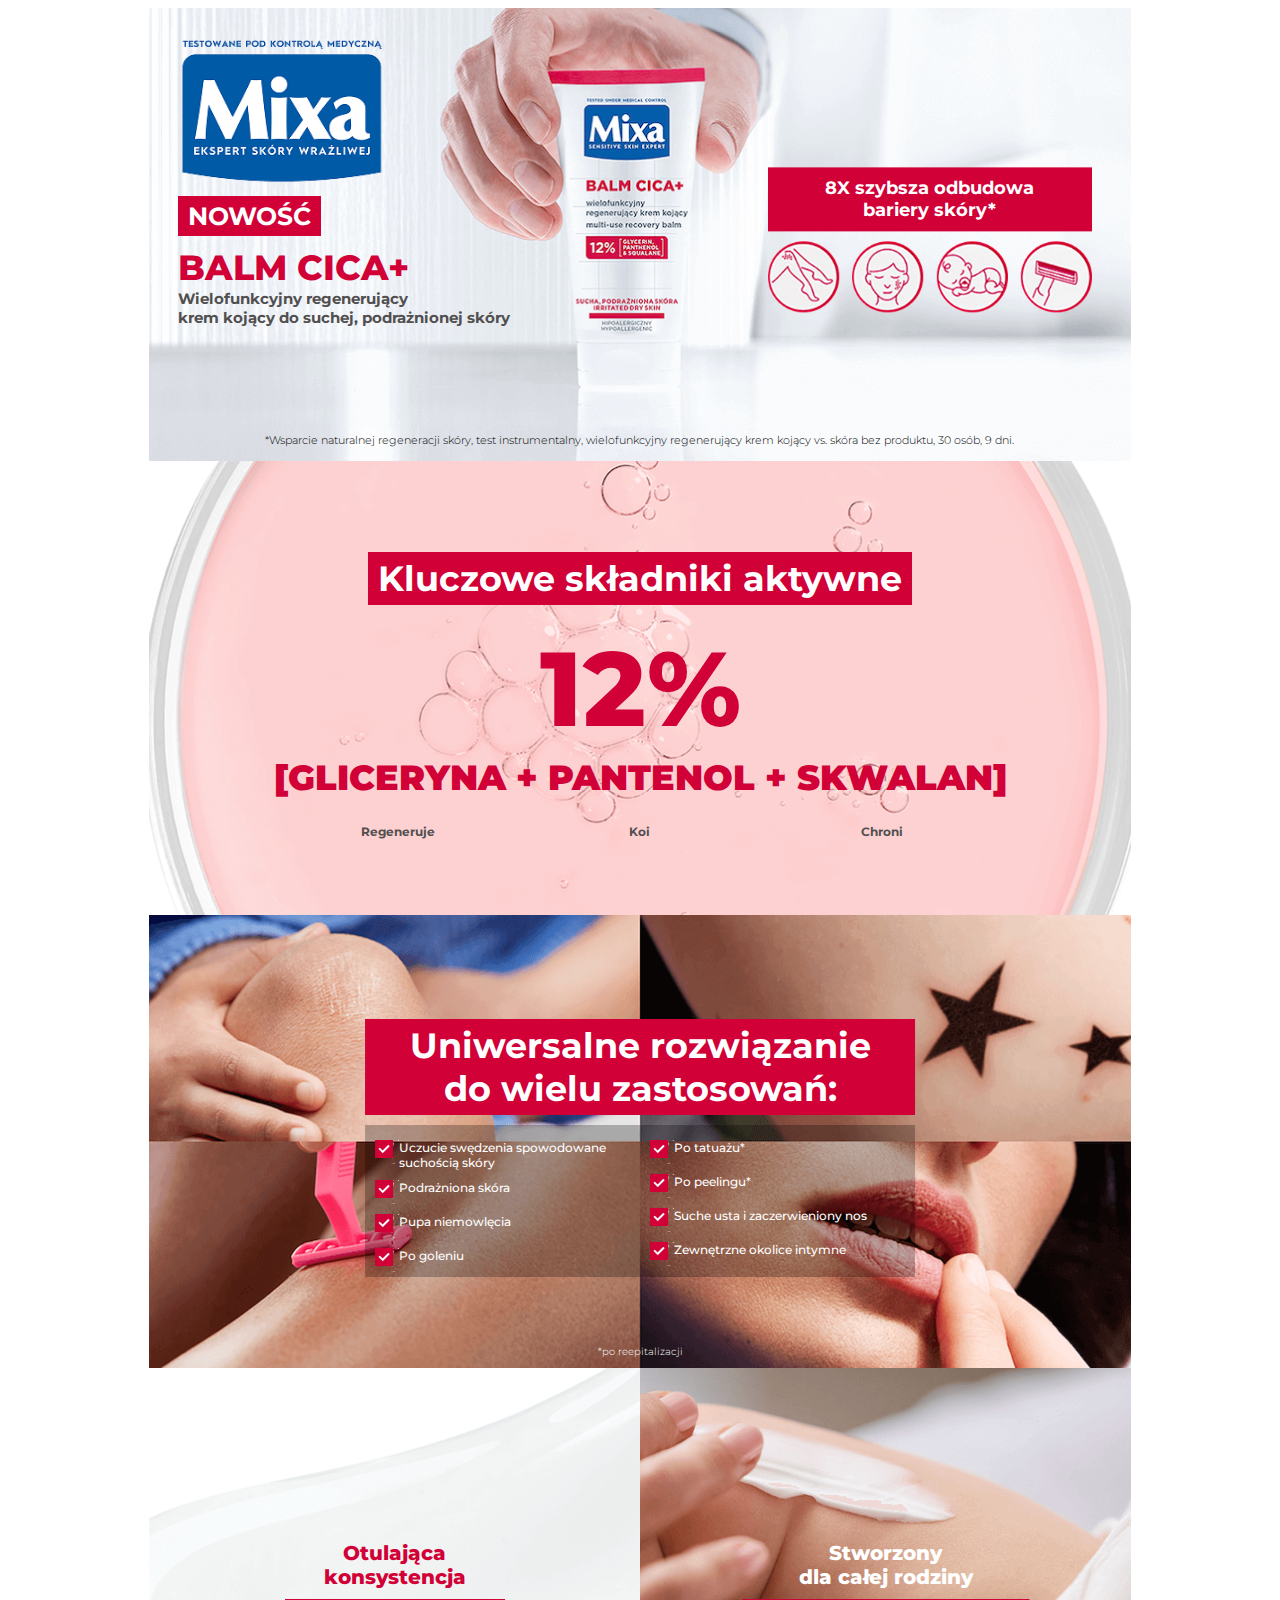
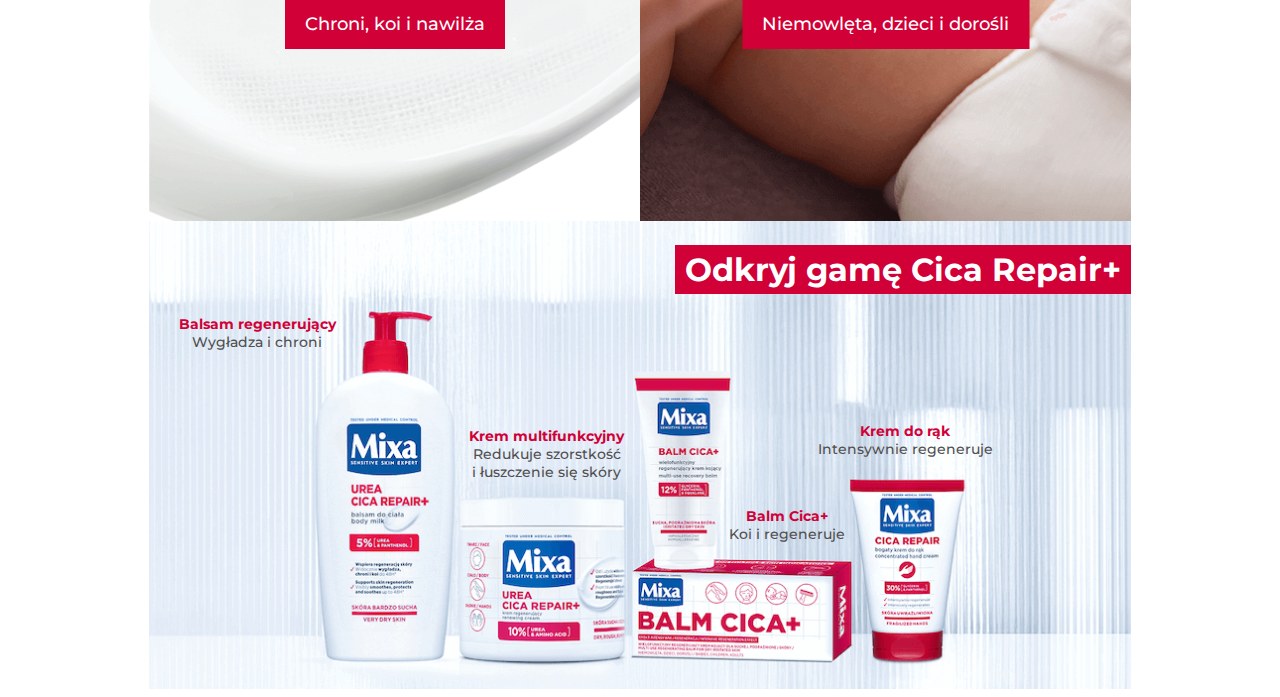
<file: Portals/0/rich-content/mixa/index.html>
<!DOCTYPE html>
<html lang="pl">

  <head>
    <meta charset="UTF-8">
    <meta name="viewport" content="width=device-width, initial-scale=1.0">
    <title>Mixa Balm Cica+</title>
    <link rel="preconnect" href="https://fonts.googleapis.com">
    <link rel="preconnect" href="https://fonts.gstatic.com" crossorigin>
    <link href="https://fonts.googleapis.com/css2?family=Montserrat:ital,wght@0,100..900;1,100..900&display=swap"
        rel="stylesheet">
    <link rel="stylesheet" href="./cica-balm/css/style.css">
</head>

  <body>
    <div id="es-rc">
      <div id="es-mixa"
           class="es-mixa">
        <div class="es-kv">
          <img src="./cica-balm/img/kv-bg-mobile.png"
               alt="Opakowanie Balm Cica+"
               class="es-kv__img es-kv__mobile">

          <div class="es-kv__wrapper">
            <img src="./cica-balm/img/kv-bg-desktop.png"
                 alt="Opakowanie Balm Cica+"
                 class="es-kv__img es-kv__desktop">
            <div class="es-kv__left">
              <img src="./cica-balm/img/kv-logo-mixa.png"
                   alt="Mixa Logotyp"
                   class="es-kv__logo">
              <p class="es-kv__new">nowość</p>
              <p class="es-kv__title">balm cica+</p>
              <p class="es-kv__text">Wielofunkcyjny regenerujący<br>krem kojący do suchej, podrażnionej skóry</p>
            </div>
            <div class="es-kv__right">
              <p class="es-kv__feature">8X szybsza odbudowa<br>bariery skóry*</p>
              <img src="./cica-balm/img/kv-icons.png"
                   alt="8X szybsza odbudowa barier skory"
                   class="es-kv__img es-kv__icons">
            </div>
            <p class="es-kv__disc">*Wsparcie naturalnej regeneracji skóry, test instrumentalny, wielofunkcyjny
              regenerujący krem kojący vs. skóra bez produktu, 30 osób, 9 dni.</p>
          </div>
        </div>

        <div class="es-ingr">
          <div class="es-ingr__wrapper">
            <img src="./cica-balm/img/ingr-bg.png"
                 alt="Kluczowe składniki aktywne"
                 class="es-ingr__img">
            <p class="es-ingr__title">Kluczowe&nbsp;składniki&nbsp;aktywne</p>
            <p class="es-ingr__percent">12%</p>
            <p class="es-ingr__names">[gliceryna&nbsp;+&nbsp;pantenol&nbsp;+&nbsp;skwalan]</p>
            <div class="es-ingr__functions">
              <p class="es-ingr__function">Regeneruje</p>
              <p class="es-ingr__function">Koi</p>
              <p class="es-ingr__function">Chroni</p>
            </div>
          </div>

        </div>

        <div class="es-use">
          <div class="es-use__wrapper">
            <img src="./cica-balm/img/use-bg.png"
                 alt="Uniwersalne rozwiązanie
"
                 class="es-use__img">
            <p class="es-use__title">Uniwersalne&nbsp;rozwiązanie<br>do&nbsp;wielu&nbsp;zastosowań:</p>
            <div class="es-use__table">
              <div class="es-use__td">
                <div class="es-use__item">
                  <img src="./cica-balm/img/use-tick.png"
                       alt=""
                       class="es-use__tick">
                  <p class="es-use__text">Uczucie swędzenia spowodowane suchością skóry</p>
                </div>
                <div class="es-use__item">
                  <img src="./cica-balm/img/use-tick.png"
                       alt=""
                       class="es-use__tick">
                  <p class="es-use__text">Podrażniona skóra</p>
                </div>
                <div class="es-use__item">
                  <img src="./cica-balm/img/use-tick.png"
                       alt=""
                       class="es-use__tick">
                  <p class="es-use__text">Pupa niemowlęcia</p>
                </div>
                <div class="es-use__item">
                  <img src="./cica-balm/img/use-tick.png"
                       alt=""
                       class="es-use__tick">
                  <p class="es-use__text">Po goleniu</p>
                </div>
              </div>
              <div class="es-use__td">
                <div class="es-use__item">
                  <img src="./cica-balm/img/use-tick.png"
                       alt=""
                       class="es-use__tick">
                  <p class="es-use__text">Po tatuażu*</p>
                </div>
                <div class="es-use__item">
                  <img src="./cica-balm/img/use-tick.png"
                       alt=""
                       class="es-use__tick">
                  <p class="es-use__text">Po peelingu*</p>
                </div>
                <div class="es-use__item">
                  <img src="./cica-balm/img/use-tick.png"
                       alt=""
                       class="es-use__tick">
                  <p class="es-use__text">Suche usta i&nbsp;zaczerwieniony nos</p>
                </div>
                <div class="es-use__item">
                  <img src="./cica-balm/img/use-tick.png"
                       alt=""
                       class="es-use__tick">
                  <p class="es-use__text">Zewnętrzne okolice intymne</p>
                </div>
              </div>
            </div>
            <p class="es-use__disc">*po reepitalizacji</p>
          </div>
        </div>

        <div class="es-boxes">
          <div class="es-boxes__wrapper">
            <div class="es-boxes__box">
              <img src="./cica-balm/img/boxes-1.png"
                   alt="Otulająca konsystencja"
                   class="es-boxes__img">
              <div class="es-boxes__texts">
                <p class="es-boxes__title es-boxes__title--red">Otulająca<br>konsystencja</p>
                <p class="es-boxes__button">Chroni,&nbsp;koi&nbsp;i&nbsp;nawilża</p>
              </div>
            </div>
            <div class="es-boxes__box">
              <img src="./cica-balm/img/boxes-2.png"
                   alt="Stworzony dla całej rodziny"
                   class="es-boxes__img">
              <div class="es-boxes__texts">
                <p class="es-boxes__title es-boxes__title--white">Stworzony<br>dla&nbsp;całej&nbsp;rodziny</p>
                <p class="es-boxes__button">Niemowlęta,&nbsp;dzieci&nbsp;i&nbsp;dorośli</p>
              </div>
            </div>
          </div>
        </div>

        <div class="es-cross">
          <div class="es-cross__wrapper">
            <img src="./cica-balm/img/cross-bg-mobile.png"
                 alt="Balsam regenerujący, Krem multifunkcyjny, Balm Cica+, Krem do rąk"
                 class="es-cross__img es-cross__mobile">
            <img src="./cica-balm/img/cross-bg-desktop.png"
                 alt="Balsam regenerujący, Krem multifunkcyjny, Balm Cica+, Krem do rąk"
                 class="es-cross__img es-cross__desktop">
            <p class="es-cross__title">Odkryj&nbsp;gamę&nbsp;Cica&nbsp;Repair+</p>
            <div class="es-cross__product es-cross__product--1">
              <p class="es-cross__name">Balsam&nbsp;regenerujący</p>
              <p class="es-cross__desc">Wygładza&nbsp;i&nbsp;chroni</p>
            </div>
            <div class="es-cross__product es-cross__product--2">
              <p class="es-cross__name">Krem&nbsp;multifunkcyjny</p>
              <p class="es-cross__desc">Redukuje&nbsp;szorstkość<br>i&nbsp;łuszczenie&nbsp;się&nbsp;skóry</p>
            </div>
            <div class="es-cross__product es-cross__product--3">
              <p class="es-cross__name">Balm&nbsp;Cica+</p>
              <p class="es-cross__desc">Koi&nbsp;i&nbsp;regeneruje</p>
            </div>
            <div class="es-cross__product es-cross__product--4">
              <p class="es-cross__name">Krem&nbsp;do&nbsp;rąk</p>
              <p class="es-cross__desc">Intensywnie&nbsp;regeneruje</p>
            </div>
          </div>
        </div>
      </div>
    </div>
  </body>

</html>
</file>
<file: Portals/0/rich-content/mixa/cica-balm/css/style.css>
#es-rc #es-mixa.es-mixa {
  font-family: "Montserrat", sans-serif;
  color: #000;
  max-width: 982px;
  margin: 0 auto;
  padding: 0;
  overflow: hidden;
  font-size: 16px;
  font-weight: 500;
}
#es-rc #es-mixa.es-mixa * {
  box-sizing: border-box;
  -webkit-box-sizing: border-box;
}
#es-rc #es-mixa.es-mixa p {
  margin: 0;
  padding: 0;
}
#es-rc #es-mixa.es-mixa sup {
  font-size: 0.6em;
}
#es-rc #es-mixa.es-mixa .es-kv__img {
  margin: 0 auto;
  display: block;
  max-width: 100%;
}
#es-rc #es-mixa.es-mixa .es-kv__mobile {
  display: block;
}
#es-rc #es-mixa.es-mixa .es-kv__desktop {
  display: none;
}
#es-rc #es-mixa.es-mixa .es-kv__wrapper {
  margin: 0 auto;
  position: relative;
  width: 100%;
}
#es-rc #es-mixa.es-mixa .es-kv__left {
  text-align: center;
  padding: 20px 15px;
}
#es-rc #es-mixa.es-mixa .es-kv__logo {
  margin: 0 auto;
  display: block;
  max-width: 100%;
}
#es-rc #es-mixa.es-mixa .es-kv__new {
  margin: 0;
  padding: 0;
  font-family: inherit;
  font-weight: inherit;
  line-height: inherit;
  width: -moz-fit-content;
  width: fit-content;
  margin: 20px auto 0;
  text-transform: uppercase;
  background-color: #D10037;
  color: #fff;
  font-size: 20px;
  font-weight: 700;
  text-align: center;
  padding: 5px 10px;
}
#es-rc #es-mixa.es-mixa .es-kv__title {
  margin: 0;
  padding: 0;
  font-family: inherit;
  font-weight: inherit;
  line-height: inherit;
  text-transform: uppercase;
  color: #D10037;
  font-size: 25px;
  font-weight: 800;
  text-align: center;
  padding: 10px;
}
#es-rc #es-mixa.es-mixa .es-kv__text {
  margin: 0;
  padding: 0;
  font-family: inherit;
  font-weight: inherit;
  line-height: inherit;
  color: #514F4F;
  text-align: center;
  font-size: 14px;
  font-weight: 700;
  padding: 10px;
}
#es-rc #es-mixa.es-mixa .es-kv__feature {
  margin: 0;
  padding: 0;
  font-family: inherit;
  font-weight: inherit;
  line-height: inherit;
  width: 100%;
  margin: 20px auto 20px;
  background-color: #D10037;
  color: #fff;
  font-size: 20px;
  font-weight: 700;
  text-align: center;
  padding: 10px;
}
#es-rc #es-mixa.es-mixa .es-kv__right {
  margin: 0 auto;
  max-width: 80%;
}
#es-rc #es-mixa.es-mixa .es-kv__disc {
  margin: 0;
  padding: 0;
  font-family: inherit;
  font-weight: inherit;
  line-height: inherit;
  color: #000;
  text-align: center;
  font-size: 10px;
  font-weight: 300;
  padding: 10px;
  margin-top: 32px;
}
#es-rc #es-mixa.es-mixa .es-ingr__img {
  margin: 0 auto;
  display: block;
  max-width: 100%;
}
#es-rc #es-mixa.es-mixa .es-ingr__wrapper {
  position: relative;
}
#es-rc #es-mixa.es-mixa .es-ingr__title {
  position: absolute;
  top: 10%;
  left: 50%;
  transform: translateX(-50%);
  margin: 0;
  padding: 0;
  font-family: inherit;
  font-weight: inherit;
  line-height: inherit;
  width: -moz-fit-content;
  width: fit-content;
  margin: 0 auto;
  background-color: #D10037;
  color: #fff;
  font-size: 15px;
  font-weight: 700;
  text-align: center;
  padding: 5px 10px;
}
#es-rc #es-mixa.es-mixa .es-ingr__percent {
  position: absolute;
  top: 50%;
  left: 50%;
  transform: translate(-50%, -50%);
  margin: 0;
  padding: 0;
  font-family: inherit;
  font-weight: inherit;
  line-height: inherit;
  font-size: 40px;
  color: #D10037;
  font-weight: 800;
}
#es-rc #es-mixa.es-mixa .es-ingr__names {
  position: absolute;
  top: 65%;
  left: 50%;
  transform: translateX(-50%);
  margin: 0;
  padding: 0;
  font-family: inherit;
  font-weight: inherit;
  line-height: inherit;
  font-size: 15px;
  color: #D10037;
  text-transform: uppercase;
  font-weight: 900;
}
#es-rc #es-mixa.es-mixa .es-ingr__functions {
  position: absolute;
  top: 82%;
  left: 50%;
  transform: translateX(-50%);
  display: flex;
  flex-wrap: nowrap;
  width: 80%;
  justify-content: space-around;
  margin: 0;
  padding: 0;
  font-family: inherit;
  font-weight: inherit;
  line-height: inherit;
  font-size: 12px;
  color: #514F4F;
  font-weight: 700;
}
#es-rc #es-mixa.es-mixa .es-ingr__function {
  width: 33%;
  text-align: center;
}
#es-rc #es-mixa.es-mixa .es-use__img {
  margin: 0 auto;
  display: block;
  max-width: 100%;
}
#es-rc #es-mixa.es-mixa .es-use__title {
  position: absolute;
  top: 15%;
  left: 50%;
  transform: translateX(-50%);
  margin: 0;
  padding: 0;
  font-family: inherit;
  font-weight: inherit;
  line-height: inherit;
  width: -moz-fit-content;
  width: fit-content;
  margin: 0 auto;
  background-color: #D10037;
  color: #fff;
  font-size: 15px;
  font-weight: 700;
  text-align: center;
  padding: 5px 10px;
}
#es-rc #es-mixa.es-mixa .es-use__tick {
  width: 24px;
  height: 24px;
}
#es-rc #es-mixa.es-mixa .es-use__wrapper {
  position: relative;
}
#es-rc #es-mixa.es-mixa .es-use__table {
  margin: 15px auto;
  display: flex;
  flex-wrap: nowrap;
  width: 90%;
  background-color: rgba(0, 0, 0, 0.26);
}
#es-rc #es-mixa.es-mixa .es-use__td {
  width: 50%;
  padding: 10px 10px 0;
}
#es-rc #es-mixa.es-mixa .es-use__item {
  display: flex;
  flex-wrap: nowrap;
  padding: 5px 0;
}
#es-rc #es-mixa.es-mixa .es-use__text {
  margin: 0;
  padding: 0;
  font-family: inherit;
  font-weight: inherit;
  line-height: inherit;
  color: #fff;
  font-size: 12px;
}
#es-rc #es-mixa.es-mixa .es-use__disc {
  margin: 0;
  padding: 0;
  font-family: inherit;
  font-weight: inherit;
  line-height: inherit;
  color: #000;
  text-align: center;
  font-size: 10px;
  font-weight: 300;
  padding: 10px;
}
#es-rc #es-mixa.es-mixa .es-boxes__wrapper {
  display: flex;
  flex-wrap: wrap;
}
#es-rc #es-mixa.es-mixa .es-boxes__img {
  margin: 0 auto;
  display: block;
  max-width: 100%;
}
#es-rc #es-mixa.es-mixa .es-boxes__box {
  position: relative;
}
#es-rc #es-mixa.es-mixa .es-boxes__texts {
  position: absolute;
  left: 50%;
  top: 50%;
  transform: translate(-50%, -50%);
}
#es-rc #es-mixa.es-mixa .es-boxes__title {
  margin: 0;
  padding: 0;
  font-family: inherit;
  font-weight: inherit;
  line-height: inherit;
  text-align: center;
  font-weight: 800;
  font-size: 20px;
}
#es-rc #es-mixa.es-mixa .es-boxes__title--white {
  color: #fff;
}
#es-rc #es-mixa.es-mixa .es-boxes__title--red {
  color: #D10037;
}
#es-rc #es-mixa.es-mixa .es-boxes__button {
  margin: 0;
  padding: 0;
  font-family: inherit;
  font-weight: inherit;
  line-height: inherit;
  background-color: #D10037;
  padding: 14px 20px;
  margin-top: 10px;
  font-size: 18px;
  color: #fff;
}
#es-rc #es-mixa.es-mixa .es-cross__img {
  margin: 0 auto;
  display: block;
  max-width: 100%;
}
#es-rc #es-mixa.es-mixa .es-cross__mobile {
  display: block;
}
#es-rc #es-mixa.es-mixa .es-cross__desktop {
  display: none;
}
#es-rc #es-mixa.es-mixa .es-cross__wrapper {
  position: relative;
}
#es-rc #es-mixa.es-mixa .es-cross__title {
  margin: 0;
  padding: 0;
  font-family: inherit;
  font-weight: inherit;
  line-height: inherit;
  background-color: #D10037;
  color: #fff;
  font-size: 15px;
  font-weight: 700;
  text-align: center;
  padding: 5px 10px;
  position: absolute;
  top: 5%;
  right: 0;
}
#es-rc #es-mixa.es-mixa .es-cross__product {
  position: absolute;
  transform: translate(-50%);
  text-align: center;
}
#es-rc #es-mixa.es-mixa .es-cross__product--1 {
  top: 7%;
  left: 15%;
}
#es-rc #es-mixa.es-mixa .es-cross__product--2 {
  top: 44%;
  left: 36%;
}
#es-rc #es-mixa.es-mixa .es-cross__product--3 {
  top: 61%;
  left: 73%;
}
#es-rc #es-mixa.es-mixa .es-cross__product--4 {
  top: 43%;
  right: -11%;
}
#es-rc #es-mixa.es-mixa .es-cross__name {
  margin: 0;
  padding: 0;
  font-family: inherit;
  font-weight: inherit;
  line-height: inherit;
  font-size: 9px;
  font-weight: 700;
  color: #D10037;
}
#es-rc #es-mixa.es-mixa .es-cross__desc {
  margin: 0;
  padding: 0;
  font-family: inherit;
  font-weight: inherit;
  line-height: inherit;
  font-weight: 500;
  font-size: 9px;
  color: #514F4F;
}
@media (min-width: 450px) {
  #es-rc #es-mixa.es-mixa .es-ingr__title {
    font-size: 20px;
  }
  #es-rc #es-mixa.es-mixa .es-ingr__percent {
    font-size: 50px;
  }
  #es-rc #es-mixa.es-mixa .es-ingr__names {
    font-size: 20px;
  }
  #es-rc #es-mixa.es-mixa .es-use__title {
    font-size: 20px;
  }
  #es-rc #es-mixa.es-mixa .es-cross__title {
    font-size: 18px;
  }
  #es-rc #es-mixa.es-mixa .es-cross__name {
    font-size: 11px;
  }
  #es-rc #es-mixa.es-mixa .es-cross__desc {
    font-size: 11px;
  }
}
@media (min-width: 600px) {
  #es-rc #es-mixa.es-mixa .es-kv__mobile {
    display: none;
  }
  #es-rc #es-mixa.es-mixa .es-kv__desktop {
    display: block;
  }
  #es-rc #es-mixa.es-mixa .es-kv__left {
    position: absolute;
    width: 33%;
    top: 1%;
    left: 1%;
    text-align: left;
    padding: 0;
  }
  #es-rc #es-mixa.es-mixa .es-kv__logo {
    margin: 0;
    width: 60%;
  }
  #es-rc #es-mixa.es-mixa .es-kv__new {
    margin: 10px 0;
    font-size: 15px;
  }
  #es-rc #es-mixa.es-mixa .es-kv__title {
    margin: 0;
    text-align: left;
    padding: 0;
    font-size: 20px;
  }
  #es-rc #es-mixa.es-mixa .es-kv__text {
    text-align: left;
    padding: 0;
    font-size: 11px;
  }
  #es-rc #es-mixa.es-mixa .es-kv__right {
    position: absolute;
    right: 4%;
    top: 50%;
    transform: translateY(-50%);
    width: 33%;
  }
  #es-rc #es-mixa.es-mixa .es-kv__feature {
    padding: 10px;
    margin: 10px 0;
    font-size: 14px;
  }
  #es-rc #es-mixa.es-mixa .es-kv__disc {
    position: absolute;
    width: 95%;
    bottom: 1%;
    left: 50%;
    transform: translateX(-50%);
    font-size: 8px;
  }
  #es-rc #es-mixa.es-mixa .es-ingr__title {
    font-size: 20px;
    top: 16%;
  }
  #es-rc #es-mixa.es-mixa .es-ingr__percent {
    font-size: 60px;
  }
  #es-rc #es-mixa.es-mixa .es-ingr__names {
    font-size: 25px;
  }
  #es-rc #es-mixa.es-mixa .es-ingr__functions {
    top: 80%;
  }
  #es-rc #es-mixa.es-mixa .es-use__title {
    width: 60%;
    top: 5%;
  }
  #es-rc #es-mixa.es-mixa .es-use__table {
    width: 60%;
    position: absolute;
    top: 22%;
    left: 50%;
    transform: translateX(-50%);
  }
  #es-rc #es-mixa.es-mixa .es-use__disc {
    color: #fff;
    position: absolute;
    bottom: 0%;
    left: 50%;
    transform: translateX(-50%);
  }
  #es-rc #es-mixa.es-mixa .es-boxes__wrapper {
    flex-wrap: nowrap;
  }
  #es-rc #es-mixa.es-mixa .es-cross__mobile {
    display: none;
  }
  #es-rc #es-mixa.es-mixa .es-cross__desktop {
    display: block;
  }
  #es-rc #es-mixa.es-mixa .es-cross__title {
    font-size: 22px;
  }
  #es-rc #es-mixa.es-mixa .es-cross__product {
    position: absolute;
    transform: translate(-50%);
    text-align: center;
  }
  #es-rc #es-mixa.es-mixa .es-cross__product--1 {
    top: 20%;
    left: 11%;
  }
  #es-rc #es-mixa.es-mixa .es-cross__product--2 {
    top: 44%;
    left: 40.5%;
  }
  #es-rc #es-mixa.es-mixa .es-cross__product--3 {
    top: 61%;
    left: 65%;
  }
  #es-rc #es-mixa.es-mixa .es-cross__product--4 {
    top: 43%;
    left: 77%;
    right: unset;
  }
}
@media (min-width: 768px) {
  #es-rc #es-mixa.es-mixa .es-kv__left {
    left: 3%;
    top: 3%;
  }
  #es-rc #es-mixa.es-mixa .es-kv__new {
    font-size: 18px;
  }
  #es-rc #es-mixa.es-mixa .es-kv__title {
    font-size: 25px;
  }
  #es-rc #es-mixa.es-mixa .es-kv__text {
    font-size: 12px;
  }
  #es-rc #es-mixa.es-mixa .es-kv__disc {
    font-size: 9px;
  }
  #es-rc #es-mixa.es-mixa .es-kv__feature {
    font-size: 16px;
  }
  #es-rc #es-mixa.es-mixa .es-ingr__title {
    font-size: 20px;
    top: 16%;
  }
  #es-rc #es-mixa.es-mixa .es-ingr__percent {
    font-size: 80px;
  }
  #es-rc #es-mixa.es-mixa .es-ingr__names {
    font-size: 30px;
  }
  #es-rc #es-mixa.es-mixa .es-ingr__functions {
    top: 80%;
    width: 74%;
  }
  #es-rc #es-mixa.es-mixa .es-use__title {
    font-size: 25px;
    top: 25%;
  }
  #es-rc #es-mixa.es-mixa .es-use__table {
    top: 41%;
  }
  #es-rc #es-mixa.es-mixa .es-cross__title {
    font-size: 30px;
  }
  #es-rc #es-mixa.es-mixa .es-cross__name {
    font-size: 12px;
  }
  #es-rc #es-mixa.es-mixa .es-cross__desc {
    font-size: 12px;
  }
}
@media (min-width: 900px) {
  #es-rc #es-mixa.es-mixa .es-kv__left {
    top: 5%;
    width: 35%;
  }
  #es-rc #es-mixa.es-mixa .es-kv__new {
    font-size: 25px;
  }
  #es-rc #es-mixa.es-mixa .es-kv__title {
    font-size: 35px;
  }
  #es-rc #es-mixa.es-mixa .es-kv__text {
    font-size: 15px;
  }
  #es-rc #es-mixa.es-mixa .es-kv__disc {
    font-size: 11px;
  }
  #es-rc #es-mixa.es-mixa .es-kv__feature {
    font-size: 18px;
  }
  #es-rc #es-mixa.es-mixa .es-ingr__title {
    font-size: 35px;
    top: 20%;
  }
  #es-rc #es-mixa.es-mixa .es-ingr__percent {
    font-size: 105px;
  }
  #es-rc #es-mixa.es-mixa .es-ingr__names {
    font-size: 35px;
  }
  #es-rc #es-mixa.es-mixa .es-ingr__functions {
    top: 80%;
    width: 74%;
  }
  #es-rc #es-mixa.es-mixa .es-use__title {
    font-size: 35px;
    top: 23%;
    width: 56%;
  }
  #es-rc #es-mixa.es-mixa .es-use__table {
    width: 56%;
    top: 43%;
  }
  #es-rc #es-mixa.es-mixa .es-cross__title {
    font-size: 32px;
  }
  #es-rc #es-mixa.es-mixa .es-cross__name {
    font-size: 14px;
  }
  #es-rc #es-mixa.es-mixa .es-cross__desc {
    font-size: 14px;
  }
}/*# sourceMappingURL=style.css.map */
</file>
